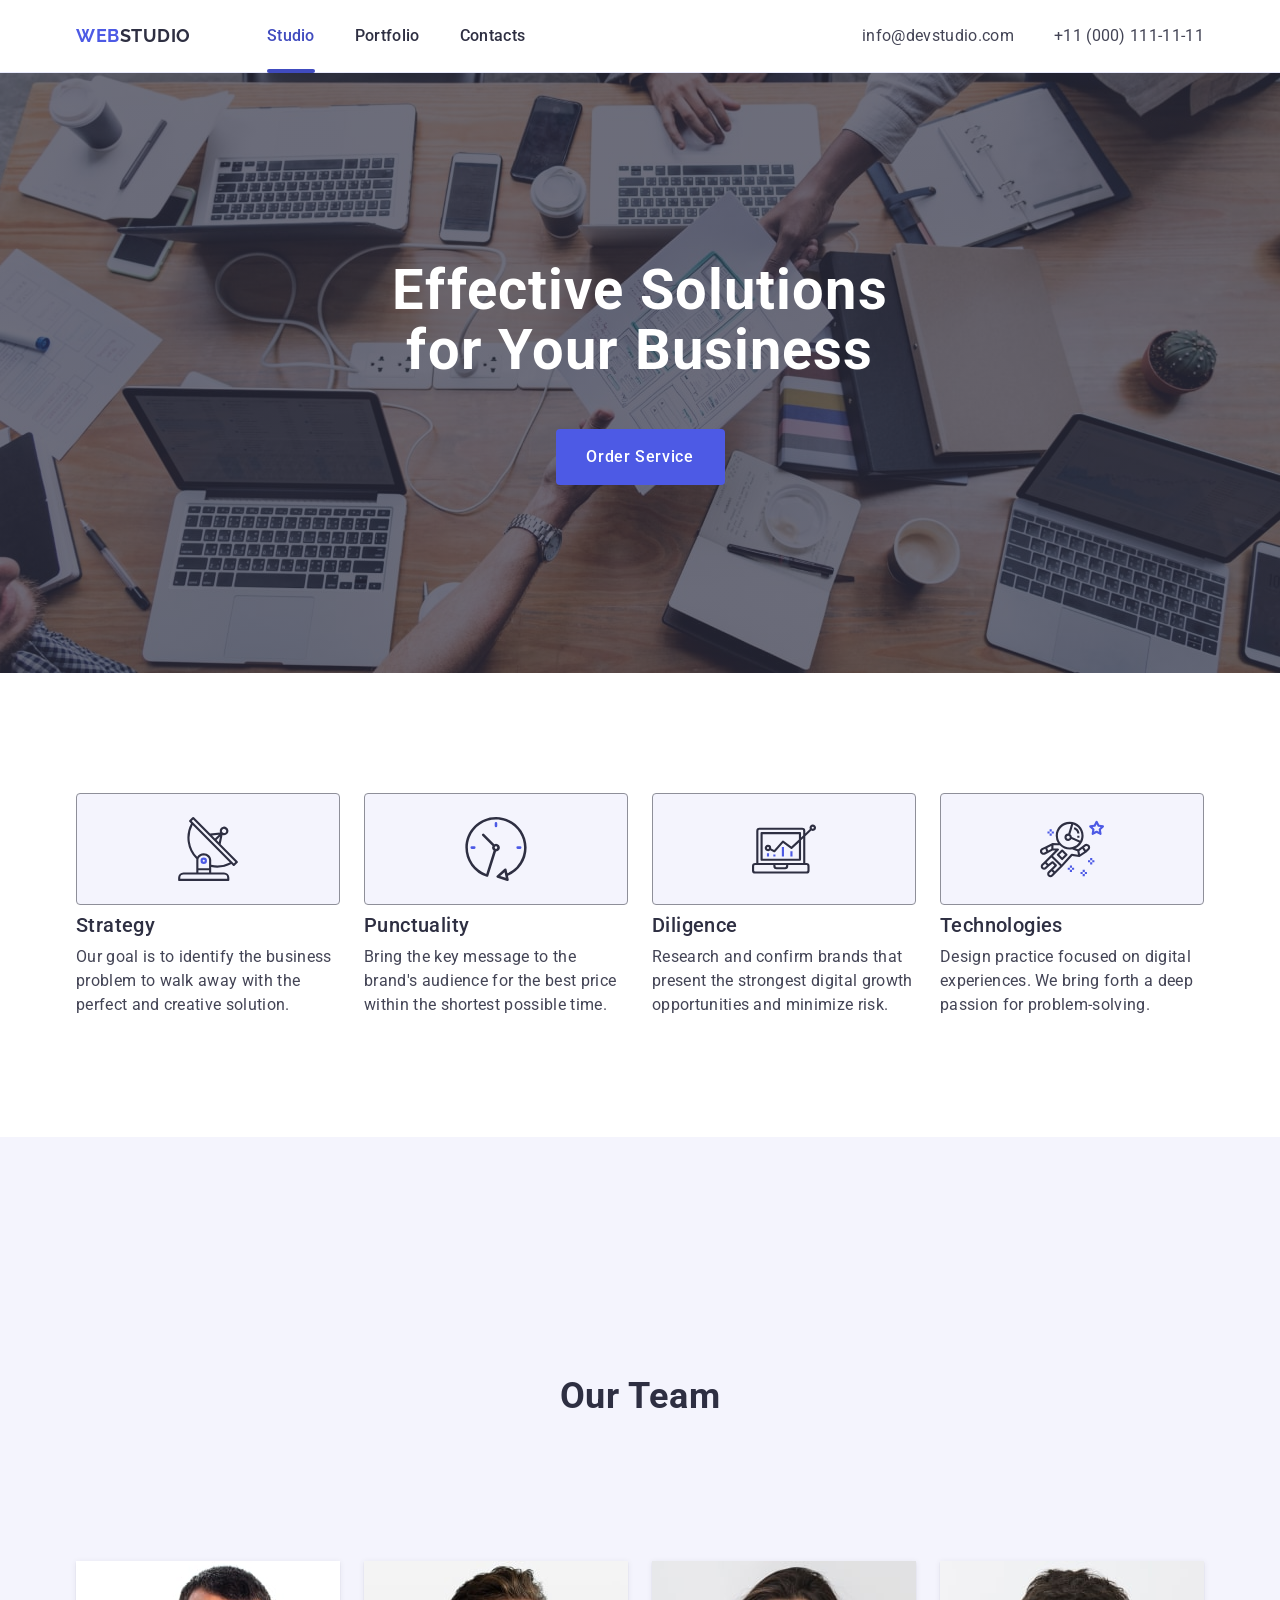
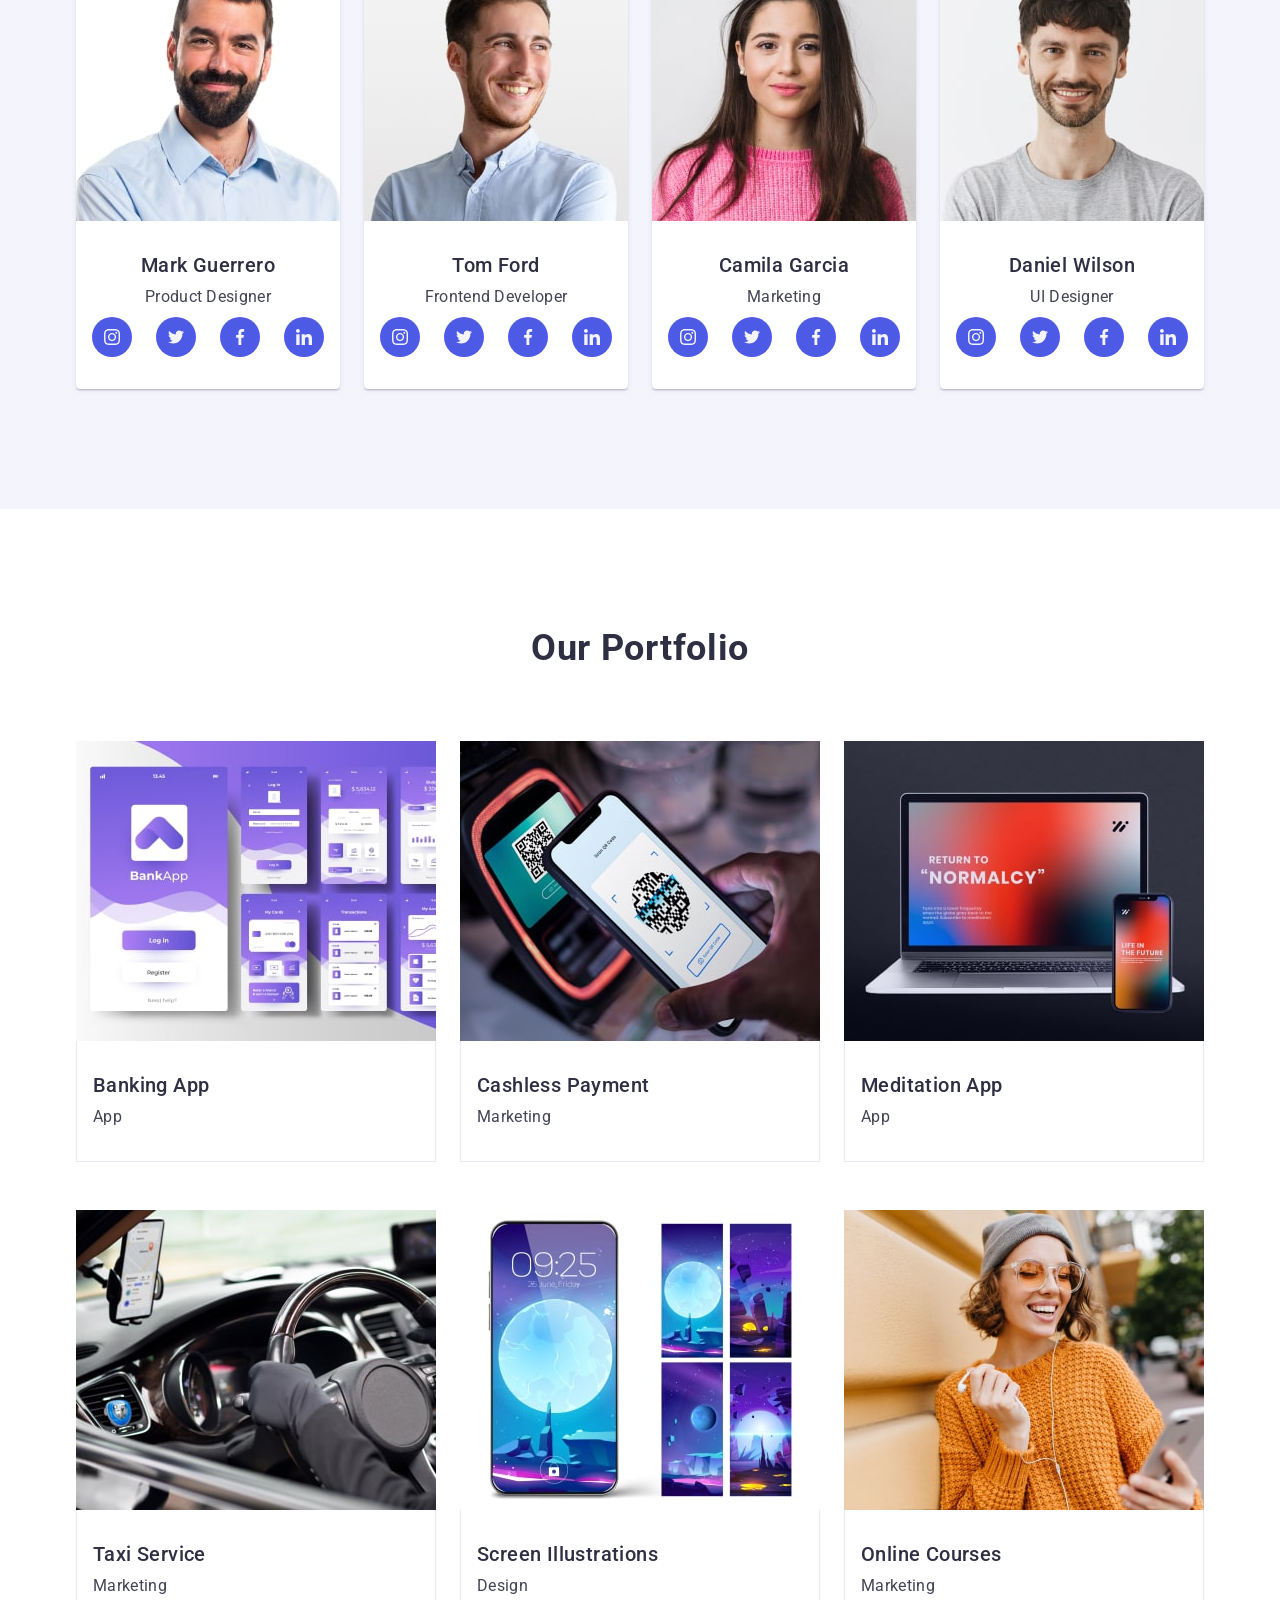
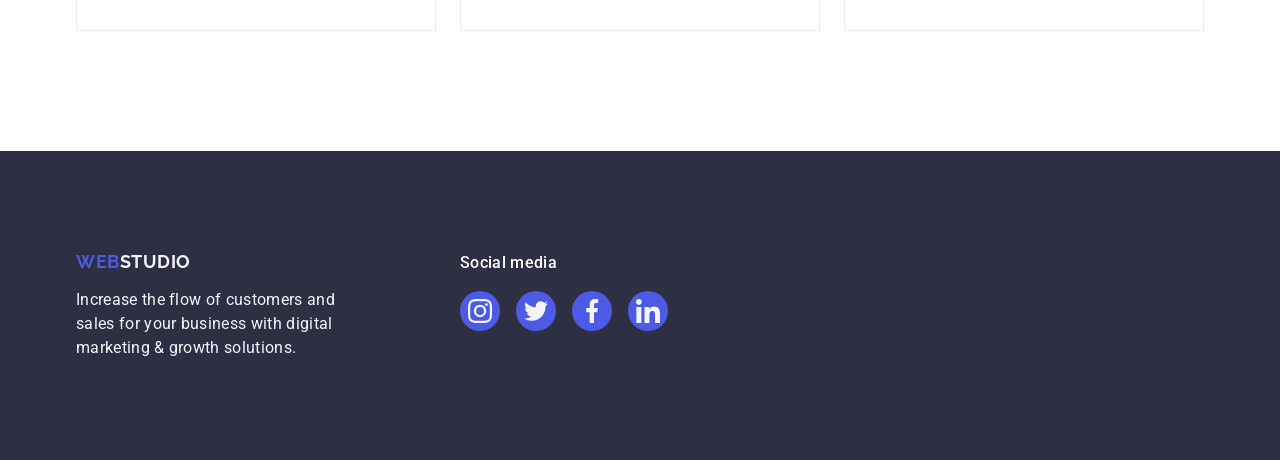
<file: index.html>
<!DOCTYPE html>
<html lang="en">
<head>
    <meta charset="UTF-8">
    <meta name="viewport" content="width=, initial-scale=1.0">
    <title>goit-markup-hw-02</title>
    <link rel="preconnect" href="https://fonts.googleapis.com">
    <link rel="preconnect" href="https://fonts.gstatic.com" crossorigin>
    <link href="https://fonts.googleapis.com/css2?family=Raleway:wght@700&family=Roboto:wght@400;500;700&display=swap"
    rel="stylesheet">   
    <link rel="stylesheet" href="https://cdnjs.cloudflare.com/ajax/libs/modern-normalize/2.0.0/modern-normalize.min.css"
        integrity="sha512-4xo8blKMVCiXpTaLzQSLSw3KFOVPWhm/TRtuPVc4WG6kUgjH6J03IBuG7JZPkcWMxJ5huwaBpOpnwYElP/m6wg=="
        crossorigin="anonymous" referrerpolicy="no-referrer" />
    <link rel="stylesheet" href="./css/styles.css" />
</head>

<body>
    <!-- Верхня лінія-->
    <header class="header">
        <div class="container header-container">
            <nav class="header-navigation">
                <a class="header-logo" href="./index.html">Web<span class="header-accent">Studio</span></a>
            
                <ul class="header-menu-list">
                    <li class="header-nav-item ">
                        <a class="header-nav-link current" href="./index.html">Studio</a></li>
                    <li class="header-nav-item">
                        <a class="header-nav-link" href="">Portfolio</a></li>
                    <li class="header-nav-item">
                        <a class="header-nav-link" href="">Contacts</a></li>
                </ul>
            
            </nav>
            
            <address class="header-address">
                <ul class="header-address-list">
                    <li class="header-address-item">
                        <a class="header-address-link"
                            href="mailto:info@devstudio.com">info@devstudio.com</a>
                        </li>
                    <li class="header-address-item">
                        <a class="header-address-link" href="tel:+110001111111">+11 (000) 111-11-11</a>
                    </li>
                </ul>
            </address>
        </div>
        

    </header>

    <main>
        <section class="hero">
            <div class="container">
                <h1 class="hero-title">Effective Solutions for Your Business</h1>
                
                <button type="button" class="hero-btn">Order Service</button>
            </div>

        </section>

        <section class="features">
            <div class="container">
                <h2 class="visually-hidden">Features</h2>
                <ul class="features-list">
                    <li class="features-item">
                        <div class="svg-icon">
                            <svg class="" width="64" height="64" >
                                <use href="./images/icons.svg#icon-antenna" ></use>
                            </svg>
                        </div>

                        <h3 class="features-subtitle">Strategy</h3>
                        <p class="features-item-text">Our goal is to identify the business problem to walk away with the perfect and
                            creative solution.</p>
                        
                    </li>
                
                    <li class="features-item">
                        <div class="svg-icon">
                            <svg class="" width="64" height="64">
                                <use href="./images/icons.svg#icon-clock"></use>
                            </svg>                           
                        </div>

                        <h3 class="features-subtitle">Punctuality</h3>
                        <p class="features-item-text">Bring the key message to the brand's audience for the best price within the
                            shortest possible time.</p>
                        
                    </li>
                
                    <li class="features-item">
                        <div class="svg-icon">
                            <svg class="" width="64" height="64">
                                <use href="./images/icons.svg#icon-diagram"></use>
                            </svg>                           
                        </div>

                        <h3 class="features-subtitle">Diligence</h3>
                        <p class="features-item-text">Research and confirm brands that present the strongest digital growth
                            opportunities and minimize risk.</p>
                    </li>
                
                    <li class="features-item">
                        <div class="svg-icon">
                            <svg class="" width="64" height="64">
                                <use href="./images/icons.svg#icon-astronaut"></use>
                            </svg>
                        </div>

                        <h3 class="features-subtitle">Technologies</h3>
                        <p class="features-item-text">Design practice focused on digital experiences. We bring forth a deep passion for
                            problem-solving.</p>
                    </li>
                
                </ul>
            </div>
            
        </section>

        <!------ OUR TEAM -------->
        
        <section class="team">
            <div class="container">
                <h2 class="team-title">Our Team</h2>
                <ul class="team-list">
                    <li class="team-item">
                        <img class="team-photo" src="./images/img1.jpg" alt="Mark Guerrero" width="264" height="260">
                        <div class="team-container">
                            <h3 class="team-subtitle">Mark Guerrero</h3>
                            <p class="team-item-text">Product Designer</p>

                            <ul class="social-list">
                                <li class="social-item">
                                    <a href="" class="social-link">
                                        <svg class="social-icon" width="16" height="16">
                                            <use href="./images/icons.svg#icon-instagram"></use>
                                        </svg>
                                    </a>
                                    
                                </li>
                                <li class="social-item">
                                    <a href="" class="social-link">
                                        <svg class="social-icon" width="16" height="16">
                                            <use href="./images/icons.svg#icon-twitter"></use>
                                        </svg>
                                    </a>
                                </li>
                                <li class="social-item">
                                    <a href="" class="social-link">
                                        <svg class="social-icon" width="16" height="16">
                                            <use href="./images/icons.svg#icon-facebook"></use>
                                        </svg>
                                    </a>
                                </li>
                                <li class="social-item">
                                    <a href="" class="social-link">
                                        <svg class="social-icon" width="16" height="16">
                                            <use href="./images/icons.svg#icon-linkedin"></use>
                                        </svg>
                                    </a>
                                </li>
                            </ul>
                        </div>

                        
                    </li>
                
                    <li class="team-item">
                        <img class="team-photo" src="./images/img2.jpg" alt="Tom Ford" width="264" height="260">
                        <div class="team-container">
                            <h3 class="team-subtitle">Tom Ford</h3>
                            <p class="team-item-text">Frontend Developer</p>

                            <ul class="social-list">
                                <li class="social-item">
                                    <a href="" class="social-link">
                                        <svg class="social-icon" width="16" height="16">
                                            <use href="./images/icons.svg#icon-instagram"></use>
                                        </svg>
                                    </a>
                            
                                </li>
                                <li class="social-item">
                                    <a href="" class="social-link">
                                        <svg class="social-icon" width="16" height="16">
                                            <use href="./images/icons.svg#icon-twitter"></use>
                                        </svg>
                                    </a>
                                </li>
                                <li class="social-item">
                                    <a href="" class="social-link">
                                        <svg class="social-icon" width="16" height="16">
                                            <use href="./images/icons.svg#icon-facebook"></use>
                                        </svg>
                                    </a>
                                </li>
                                <li class="social-item">
                                    <a href="" class="social-link">
                                        <svg class="social-icon" width="16" height="16">
                                            <use href="./images/icons.svg#icon-linkedin"></use>
                                        </svg>
                                    </a>
                                </li>
                            </ul>
                        </div>
                        
                    </li>
                
                    <li class="team-item">
                        <img class="team-photo" src="./images/img3.jpg" alt="Camila Garcia" width="264" height="260">
                        <div class="team-container">
                            <h3 class="team-subtitle">Camila Garcia</h3>
                            <p class="team-item-text">Marketing</p>

                            <ul class="social-list">
                                <li class="social-item">
                                    <a href="" class="social-link">
                                        <svg class="social-icon" width="16" height="16">
                                            <use href="./images/icons.svg#icon-instagram"></use>
                                        </svg>
                                    </a>
                            
                                </li>
                                <li class="social-item">
                                    <a href="" class="social-link">
                                        <svg class="social-icon" width="16" height="16">
                                            <use href="./images/icons.svg#icon-twitter"></use>
                                        </svg>
                                    </a>
                                </li>
                                <li class="social-item">
                                    <a href="" class="social-link">
                                        <svg class="social-icon" width="16" height="16">
                                            <use href="./images/icons.svg#icon-facebook"></use>
                                        </svg>
                                    </a>
                                </li>
                                <li class="social-item">
                                    <a href="" class="social-link">
                                        <svg class="social-icon" width="16" height="16">
                                            <use href="./images/icons.svg#icon-linkedin"></use>
                                        </svg>
                                    </a>
                                </li>
                            </ul>
                        </div>
                        
                    </li>
                
                    <li class="team-item">
                        <img class="team-photo" src="./images/img4.jpg" alt="Daniel Wilson" width="264" height="260">
                        <div class="team-container">
                            <h3 class="team-subtitle">Daniel Wilson</h3>
                            <p class="team-item-text">UI Designer</p>

                            <ul class="social-list">
                                <li class="social-item">
                                    <a href="" class="social-link">
                                        <svg class="social-icon" width="16" height="16">
                                            <use href="./images/icons.svg#icon-instagram"></use>
                                        </svg>
                                    </a>
                            
                                </li>
                                <li class="social-item">
                                    <a href="" class="social-link">
                                        <svg class="social-icon" width="16" height="16">
                                            <use href="./images/icons.svg#icon-twitter"></use>
                                        </svg>
                                    </a>
                                </li>
                                <li class="social-item">
                                    <a href="" class="social-link">
                                        <svg class="social-icon" width="16" height="16">
                                            <use href="./images/icons.svg#icon-facebook"></use>
                                        </svg>
                                    </a>
                                </li>
                                <li class="social-item">
                                    <a href="" class="social-link">
                                        <svg class="social-icon" width="16" height="16">
                                            <use href="./images/icons.svg#icon-linkedin"></use>
                                        </svg>
                                    </a>
                                </li>
                            </ul>
                        </div>
                       
                    </li>
                </ul>
            </div>
            
        </section>

        <!-- -----PORTFOLIO---------->
        <section class="portfolio">
            <div class="container portfolio-container">
                <h2 class="portfolio-title">Our Portfolio</h2>
                <ul class="portfolio-list">
                    <li class="portfolio-item">
                        <div class="thumb">
                            <img class="portfolio-photo" src="./images/img5.jpg" alt="Banking App" width="360">
                        <p class="overlay">
                            14 Stylish and User-Friendly App Design Concepts · Task Manager App · Calorie Tracker App · Exotic Fruit Ecommerce App ·
                            Cloud Storage App
                        </p>
                        </div>
                        
                        <div class="port-content">
                            <h3 class="portfolio-subtitle">Banking App</h3>
                            <p class="portfolio-item-text">App</p>
                        </div>
                        
                    </li>
                    <li class="portfolio-item">
                        <div class="thumb">
                            <img class="portfolio-photo" src="./images/img6.jpg" alt="Cashless Payment" width="360">
                            <p class="overlay">
                                14 Stylish and User-Friendly App Design Concepts · Task Manager App · Calorie Tracker App · Exotic Fruit Ecommerce App ·
                                Cloud Storage App
                            </p>
                        </div>
                       
                        <div class="port-content">
                            <h3 class="portfolio-subtitle">Cashless Payment</h3>
                            <p class="portfolio-item-text">Marketing</p>
                        </div>
                    <li class="portfolio-item">
                        <div class="thumb">
                            <img class="portfolio-photo" src="./images/img7.jpg" alt="Meditation App" width="360">
                        <p class="overlay">
                            14 Stylish and User-Friendly App Design Concepts · Task Manager App · Calorie Tracker App · Exotic Fruit Ecommerce
                            App ·
                            Cloud Storage App
                        </p>
                        </div>
                        
                        <div class="port-content">
                            <h3 class="portfolio-subtitle">Meditation App</h3>
                            <p class="portfolio-item-text">App</p>
                        </div>
                    </li>
                    <li class="portfolio-item">
                        <div class="thumb">
                            <img class="portfolio-photo" src="./images/img8.jpg" alt="Taxi Service" width="360">
                            <p class="overlay">
                                14 Stylish and User-Friendly App Design Concepts · Task Manager App · Calorie Tracker App · Exotic Fruit Ecommerce
                                App ·
                                Cloud Storage App
                            </p>
                        </div>
                        
                       <div class="port-content ">
                        <h3 class="portfolio-subtitle">Taxi Service</h3>
                        <p class="portfolio-item-text">Marketing</p>
                       </div>
                    </li>
                    <li class="portfolio-item">
                        <div class="thumb">
                            <img class="portfolio-photo" src="./images/img9.jpg" alt="Screen Illustrations" width="360">
                            <p class="overlay">
                                14 Stylish and User-Friendly App Design Concepts · Task Manager App · Calorie Tracker App · Exotic Fruit Ecommerce
                                App ·
                                Cloud Storage App
                            </p>
                        </div>
                       
                        <div class="port-content">
                            <h3 class="portfolio-subtitle">Screen Illustrations</h3>
                            <p class="portfolio-item-text">Design</p>
                        </div>
                    </li>
                    <li class="portfolio-item">
                        <div class="thumb">
                            <img class="portfolio-photo" src="./images/img10.jpg" alt="Girl with phone" width="360">
                            <p class="overlay">
                                14 Stylish and User-Friendly App Design Concepts · Task Manager App · Calorie Tracker App · Exotic Fruit Ecommerce
                                App ·
                                Cloud Storage App
                            </p>
                        </div>
                       
                        <div class="port-content">
                            <h3 class="portfolio-subtitle">Online Courses</h3>
                            <p class="portfolio-item-text">Marketing</p>
                        </div>
                    </li>
                </ul>
            </div>

            
        </section>

    </main>

    <!-- FOOTER-->
    <footer class="footer">
        <div class="container footer-container">
            <div class="footer-nav">
                <a class="footer-logo" href="./index.html">Web<span class="footer-accent">Studio</span></a>
            
                <p class="footer-text">Increase the flow of customers and sales for your business with digital marketing & growth
                    solutions.
                </p>
            </div>
            
            <div class="footer-social-link">
                <p class="footer-social-text">Social media</p>
                <ul class="footer-social-list">
                    <li class="footer-social-item">
                        <a href="" class="footer-soclist-link">
                            <svg class="social-icon" width="24" height="24">
                                <use href="./images/icons.svg#icon-instagram"></use>
                            </svg>
                        </a>
                    </li>
                    <li class=" footer-social-item">
                        <a href="" class="footer-soclist-link">
                            <svg class="social-icon" width="24" height="24">
                                <use href="./images/icons.svg#icon-twitter"></use>
                            </svg>
                        </a>
                    </li>
                    <li class=" footer-social-item">
                        <a href="" class="footer-soclist-link">
                            <svg class="social-icon" width="24" height="24">
                                <use href="./images/icons.svg#icon-facebook"></use>
                            </svg>
                        </a>
                    </li>
                    <li class=" footer-social-item">
                        <a href="" class="footer-soclist-link">
                            <svg class="social-icon" width="24" height="24">
                                <use href="./images/icons.svg#icon-linkedin"></use>
                            </svg>
                        </a>
                    </li>
                </ul>
            </div>
        </div>

       
    </footer>

</body>
</html>
</file>
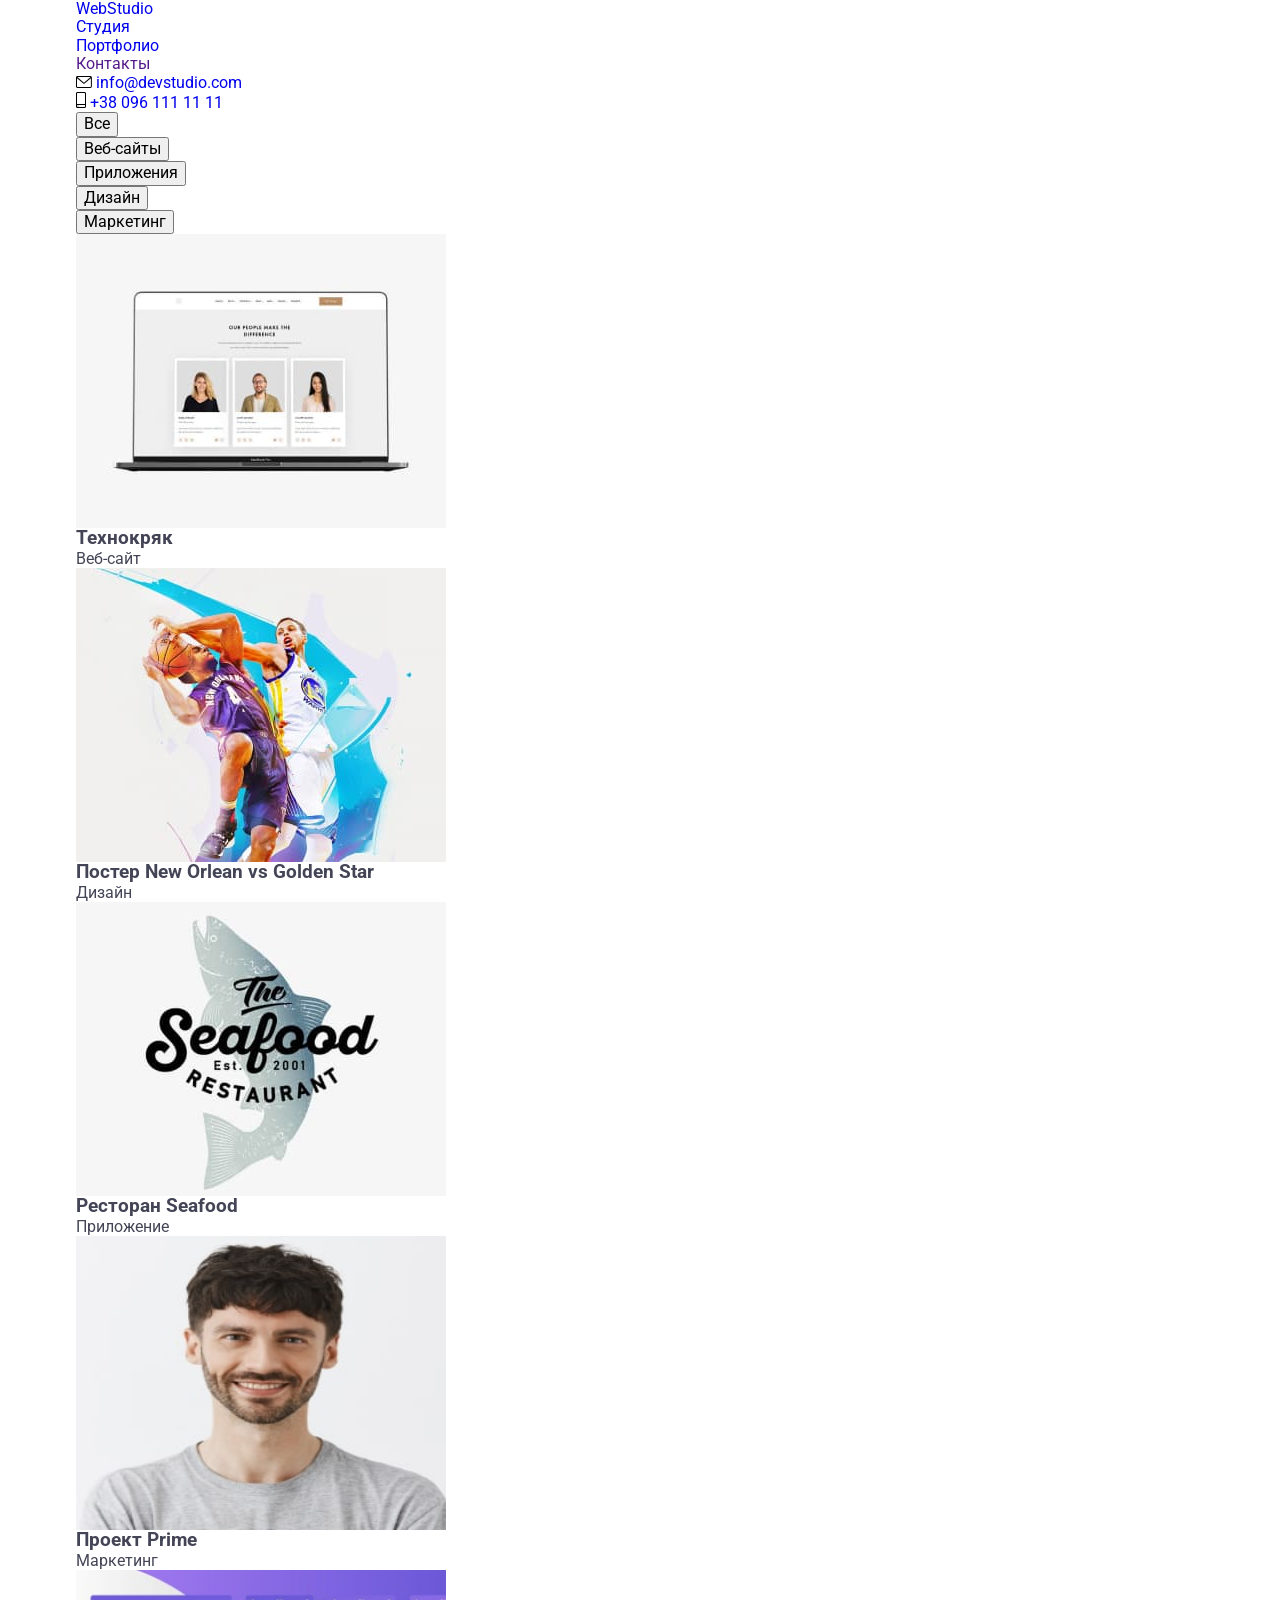
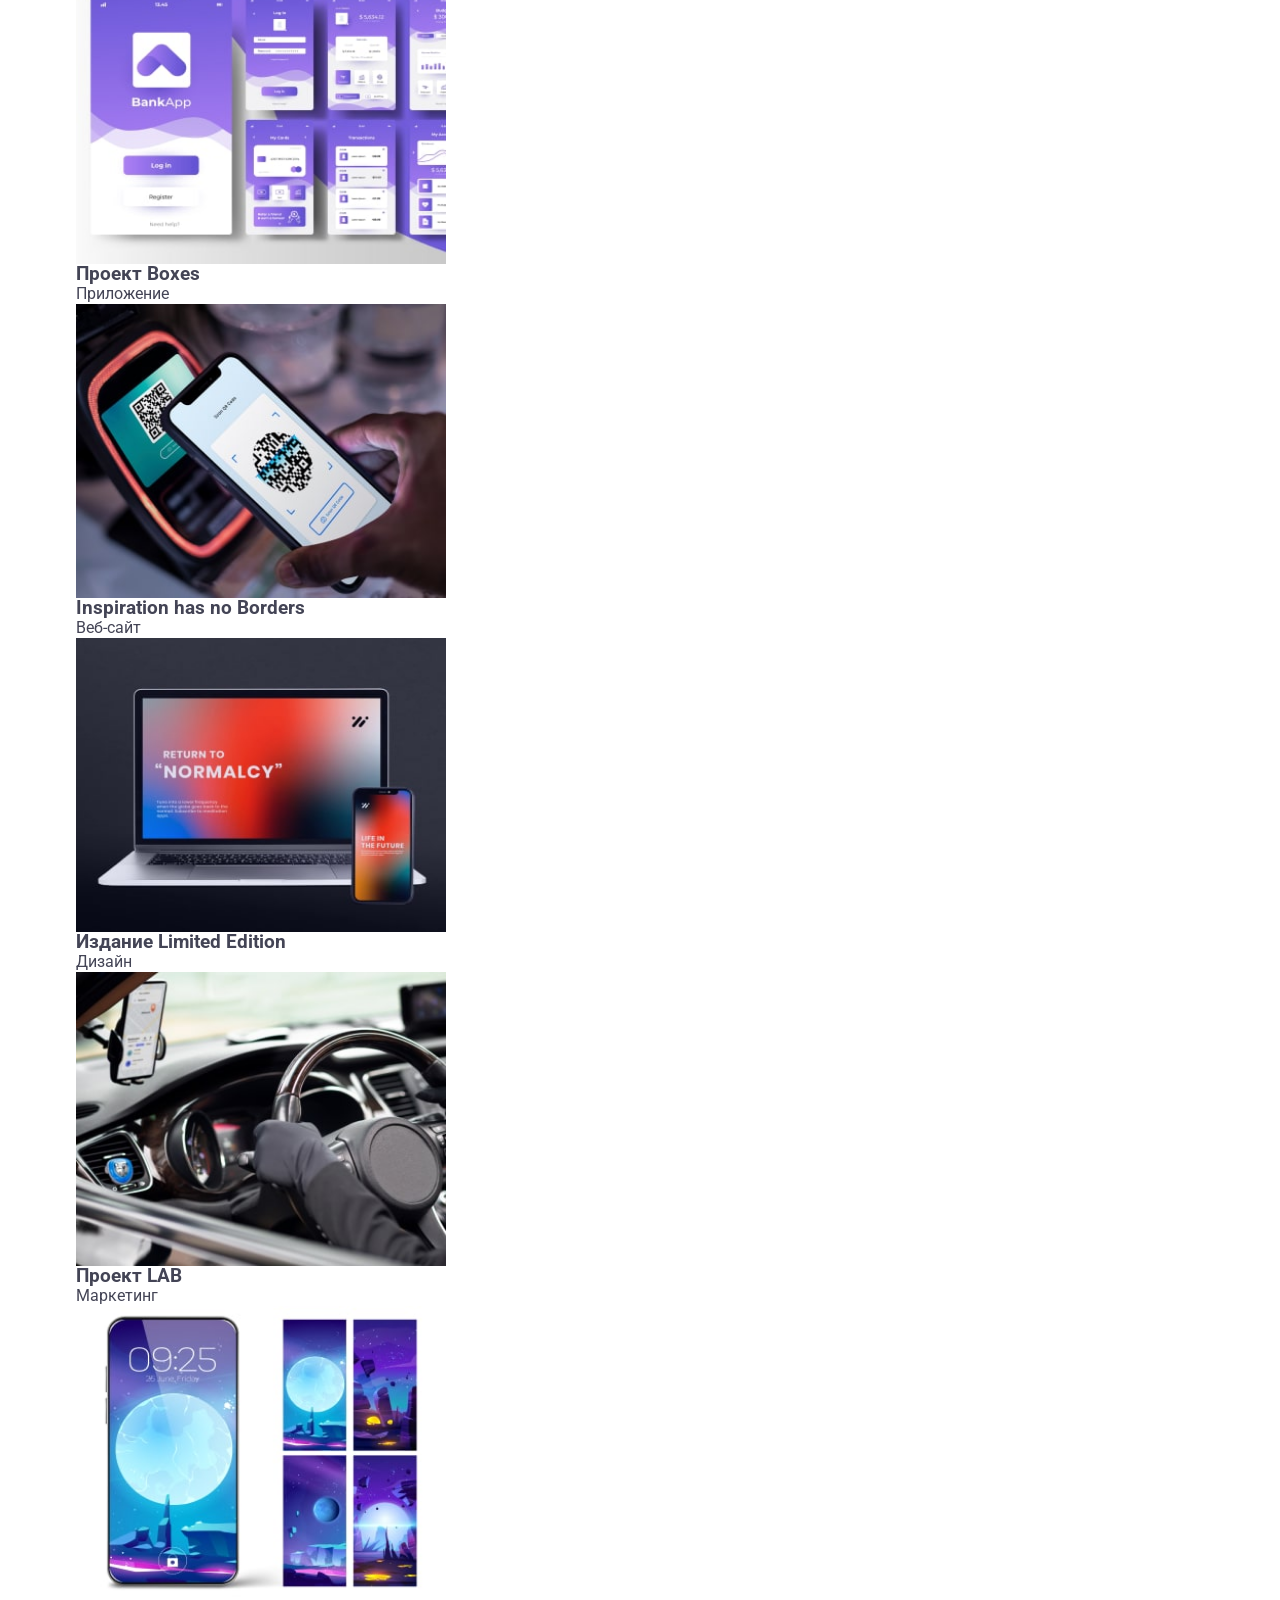
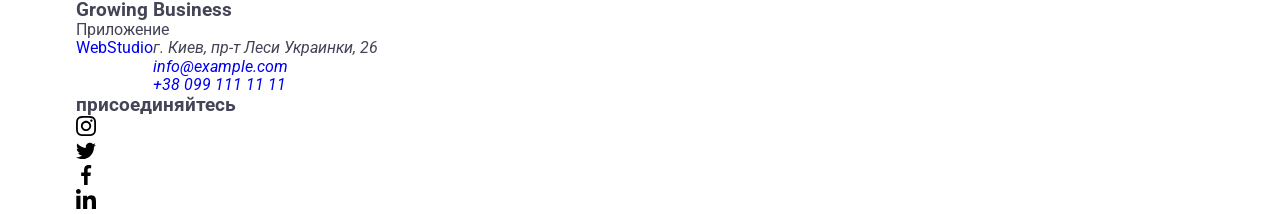
<file: portfolio.html>
<!DOCTYPE html>
<html lang="ru">
<head>
    <meta charset="UTF-8">
    <meta http-equiv="X-UA-Compatible" content="IE=edge">
    <meta name="viewport" content="width=device-width, initial-scale=1.0">
    <title>portfolio</title>
    <link rel="preconnect" href="https://fonts.gstatic.com">
    <link href="https://fonts.googleapis.com/css2?family=Raleway:wght@700&family=Roboto:wght@400;500;700;900&display=swap"
        rel="stylesheet">
    <link rel="stylesheet" href="https://cdnjs.cloudflare.com/ajax/libs/modern-normalize/1.0.0/modern-normalize.min.css">
    <link rel="stylesheet" href="./css/styles.css">
    
</head>
<body class="page">
    <!-- Верхня лінія-->
        <header class="page-header">
            <div class="main-nav container">
                <nav class="nav">
                    <a class="logo" href="./index.html">Web<span class="logo-header">Studio</span></a>
                    <ul class="nav-list list">
                        <li class="nav-item">
                            <a class="nav-adress" href="./index.html">Студия</a></li>
                        <li class="nav-item">
                            <a class="nav-adress current" href="./portfolio.html">Портфолио</a></li>
                        <li class="nav-item">
                            <a class="nav-adress" href="">Контакты</a></li>
                    </ul>
                </nav>
                <ul class="contacts-list">
                    <li class="nav-item">
                        <a class="mail-list " href="mailto:info@devstudio.com">
                            <svg class="icon-mail" width="16" height="12">
                                <use href="./images/sprite.svg#icon-envelope"></use>
                            </svg>
                            info@devstudio.com
                        </a>
                    </li>
                    <li class="nav-item">
                        <a class="tel-list" href="tel:+380961111111">
                            <svg class="icon-tel" width="10" height="16">
                                <use href="./images/sprite.svg#icon-smartphone"></use>
                            </svg>
                            +38 096 111 11 11
                        </a>
                    </li>
                </ul>
            </div>
            
    </header>
   <!-- filters -->
  <main>
        <section class="filter-container section">
           <div class="container">
                <h1 hidden>Портфолио</h1>

                <ul class="filter-options">
                    <li class="filter-item">
                        <button class="filter-button" type="button">Все</button>
                    </li>
                    <li class="filter-item">
                        <button class="filter-button" type="button">Веб-сайты</button>
                    </li>
                    <li class="filter-item">
                        <button class="filter-button" type="button">Приложения</button>
                    </li>
                    <li class="filter-item">
                        <button class="filter-button" type="button">Дизайн</button>
                    </li>
                    <li class="filter-item">
                        <button class="filter-button" type="button">Маркетинг</button>
                    </li>
                </ul>

                <ul class="projects-list">
                    <li class="project-item shadow">
                        <img class="item-img" src="./images/img11.jpg" alt="Технокряк" width="370" height="294">
                        <div class="title-card">
                            <h3 class="project-title">Технокряк</h3>
                            <p class="project-description">Веб-сайт</p>
                        </div>
                    </li>
                    <li class="project-item">
                        <img class="projects-list" src="./images/img22.jpg" alt="Постер New Orlean vs Golden Star" width="370"
                            height="294">
                        <div class="title-card">
                            <h3 class="project-title">Постер New Orlean vs Golden Star</h3>
                            <p class="project-description">Дизайн</p>
                        </div>
                    </li>
                    <li class="project-item">
                        <img class="item-img" src="./images/img33.jpg" alt="Ресторан Seafood" width="370" height="294">
                        <div class="title-card">
                            <h3 class="project-title">Ресторан Seafood</h3>
                            <p class="project-description">Приложение</p>
                        </div>
                    </li>
                    <li class="project-item">
                        <img class="item-img" src="./images/img4.jpg" alt="Проект Prime" width="370" height="294">
                        <div class="title-card">
                            <h3 class="project-title">Проект Prime</h3>
                            <p class="project-description">Маркетинг</p>
                        </div>
                    </li>
                    <li class="project-item">
                        <img class="item-img" src="./images/img5.jpg" alt="Проект Boxes" width="370" height="294">
                        <div class="title-card">
                            <h3 class="project-title">Проект Boxes</h3>
                            <p class="project-description">Приложение</p>
                        </div>
                    </li>
                    <li class="project-item">
                        <img class="item-img" src="./images/img6.jpg" alt="Inspiration has no Borders" width="370" height="294">
                        <div class="title-card">
                            <h3 class="project-title">Inspiration has no Borders</h3>
                            <p class="project-description">Веб-сайт</p>
                        </div>
                    </li>
                    <li class="project-item">
                        <img class="item-img" src="./images/img7.jpg" alt="Издание Limited Edition" width="370" height="294">
                        <div class="title-card">
                            <h3 class="project-title">Издание Limited Edition</h3>
                            <p class="project-description">Дизайн</p>
                        </div>
                    </li>
                    <li class="project-item">
                        <img class="item-img" src="./images/img8.jpg" alt="Проект LAB" width="370" height="294">
                        <div class="title-card">
                            <h3 class="project-title">Проект LAB</h3>
                            <p class="project-description">Маркетинг</p>
                        </div>
                    </li>
                    <li class="project-item">
                        <img class="item-img" src="./images/img9.jpg" alt="Growing Business" width="370" height="294">
                        <div class="title-card">
                            <h3 class="project-title">Growing Business</h3>
                            <p class="project-description">Приложение</p>
                        </div>
                    </li>
                </ul>
           </div>
        </section>
        
        <!-- <section class="projects section container">
            <div class="container">
                
            </div> -->
        </section>
  </main>

    <!-- Подвал -->
    <footer class="footer-bg">
        <div class=" container footer-all">
            <div class=" footer-container">
                <a class="logo-footer" href="./portfolio.html">Web<span class="logo-white">Studio</span></a>
                <address class="adress-list">
                    <p class="adress-owner">г. Киев, пр-т Леси Украинки, 26</p>
                    <ul class="footer-link">
                        <li class="adress-item">
                            <a class="mail-link" href="mailto:info@example.com">info@example.com</a>
                        </li>
                        <li class="adress-item">
                            <a class="tel-link" href="+380991111111">+38 099 111 11 11</a>
                        </li>
                    </ul>
                </address>
            </div>
            <div class="footer-plus-icon">
                <h3 class="footer-title">присоединяйтесь</h3>
                <ul class="footer-list">
                    <li class="footer-item">
                        <a href="" class="footer-socials-link">
                            <svg class="footer-icon" width="20" height="20">
                                <use href="./images/sprite.svg#icon-instagram"></use>
                            </svg>
                        </a>
                    </li>
                    <li class="footer-item">
                        <a href="" class="footer-socials-link">
                            <svg class="footer-icon" width="20" height="20">
                                <use href="./images/sprite.svg#icon-twitter"></use>
                            </svg>
                        </a>
                    </li>
                    <li class="footer-item">
                        <a href="" class="footer-socials-link">
                            <svg class="footer-icon" width="20" height="20">
                                <use href="./images/sprite.svg#icon-facebook"></use>
                            </svg>
                        </a>
                    </li>
                    <li class="footer-item">
                        <a href="" class="footer-socials-link">
                            <svg class="footer-icon" width="20" height="20">
                                <use href="./images/sprite.svg#icon-linkedin"></use>
                            </svg>
                        </a>
                    </li>
                </ul>
            </div>
        </div>
    
    </footer>
</body>
</html>
</file>
<file: css/styles.css>
:root {
    --iris: #4d5ae5;
    --ocean: #404bbf;
    --navy-blue: #2e2f42;
    --green: #31d0aa;
    --slate: #434455;
    --light-slate: #8e8f99;
    --cornflower: #e7e9fc;
    --cloud: #f4f4fd;
    --navy-blue-modal: rgba(46, 47, 66, 0.4);
    --grey: rgba(46, 47, 66, 0.7);
    --white: #fff;
    --dairy: #fcfcfc;
}


body {
    font-family: 'Roboto', sans-serif;
    color: #434455;
    background-color: #FFFFFF;
}

/* ------reset------ */

 ul,
 ol {
    list-style-type: none;
    margin-top: 0;
    margin-bottom: 0;
    padding-left: 0;
 }

 h1,
 h2,
 h3,
 h4,
 h5,
 h6,
 p {
    margin-top: 0;
    margin-bottom: 0;
 }

 a {
    text-decoration: none;
 }

 button {
    cursor: pointer;
 }

 img {
     display: block;
 }

   

 /*------ common------- */

.container {
    width: 1158px;
    padding: 0 15px;
    margin: 0 auto;
}

.visually-hidden {
    position: absolute;
    width: 1px;
    height: 1px;
    margin: -1px;
    border: 0;
    padding: 0;
    white-space: nowrap;
    clip-path: inset(100%);
    clip: rect(0 0 0 0);
    overflow: hidden;
}

/* --------------------HEADER----------------------- */

.header {
    border-bottom: 1px solid #e7e9fc;
    box-shadow: 0 1px 6px 0 rgba(46, 47, 66, 0.08), 0 1px 1px 0 rgba(46, 47, 66, 0.16), 0 2px 1px 0 rgba(46, 47, 66, 0.08);
    
}

.header-container {
    display: flex;
    align-items: center;
}


.header-navigation {
    display: flex;
    align-items: center;
}

 .header-logo {
    font-family: "Raleway", sans-serif;
    font-weight: 700;
    font-size: 18px;
    line-height: 1.17;
    letter-spacing: 0.03em;
    text-transform: uppercase;
    color: var(--iris);
    padding: 24px 0;
    margin-right: 76px;
 }

.header-menu-list {
    display: flex;
    align-items: center;
    gap: 40px;
}

 .header-accent {
   color: var(--navy-blue);
 }
 
 .header-nav-link {
    display: block;
    padding: 24px 0;
    font-weight: 500;
    font-size: 16px;
    line-height: 1.50;
    letter-spacing: 0.02em;
    color: var(--navy-blue);
    
    
 }

 .header-nav-link.current {
    position: relative;
    transition: color 250ms cubic-bezier(0.4, 0, 0.2, 1);
 }

 .header-nav-link.current::after {
    content: '';
   
    position: absolute;
    left: 0;
    bottom: -1px;

    width: 100%;
    height: 4px;
    border-radius: 2px;

    background-color: var(--ocean);
    transition: color 250ms cubic-bezier(0.4, 0, 0.2, 1);

 }

 .header-address {
    font-style: normal;
    margin-left: auto;
 }

 .header-address-list {
    display: flex;
    align-items: center;
    gap: 40px;
 }

.header-nav-link:hover,
.header-nav-link:focus,
.header-address-link:hover,
.header-address-link:focus,
.header-nav-link.current {
    color: #404bbf;
}


 .header-address-link {
    display: block;
    padding: 24px 0;
    font-weight: 400;
    font-size: 16px;
    line-height: 1.50;
    letter-spacing: 0.02em;
    color: var(--slate);
    font-style: normal;
    transition: color 250ms cubic-bezier(0.4, 0, 0.2, 1);
 }

 .hero {
    background-color: #2e2f42;
    text-align: center;
    padding: 188px 0;  
    
    background-image: linear-gradient(rgba(46, 47, 66, 0.7), rgba(46, 47, 66, 0.7)) ,url(../images/bg.jpg);
    max-width: 1440px;
    height: 600px;
    background-size: cover;
    background-repeat: no-repeat;
    background-position: center;
    margin-left: auto;
    margin-right: auto;
}

.hero-title {
    max-width: 496px;
    margin: 0 auto;
    margin-bottom: 48px;
    font-weight: 700;
    font-size: 56px;
    line-height: 1.07;
    letter-spacing: 0.02em;
    text-align: center;
    color: #ffffff
   
}
 
 .hero-btn {
    min-width: 169px;
    height: 56px;
    border: none;
    border-radius: 4px;
    font-family: "Roboto", sans-serif;
    font-weight: 500;
    font-size: 16px;
    line-height: 1.50;
    letter-spacing: 0.04em;
    color: var(--white);
    background: var(--iris);
    margin: 0 auto;
    display: block;
    transition: background-color 250ms cubic-bezier(0.4, 0, 0.2, 1);;

 }
   
 .hero-btn:hover,
 .hero-btn:focus {
    background-color: #404BBF;
 }


 /*------------- FEATURES--------- */
.features {
    padding-top: 120px;
    padding-bottom: 120px;
}

.features-list {
    display: flex;
    align-items: center;
    gap: 24px;

}

.features-item {
    width: calc((100% - 72px) / 4);

    display: block;
    content: "";
    /* height: 120px;
    margin-bottom: 30px;
    background-color: #f5f4fa; */
}

.svg-icon {
    display: flex;
    align-items: center;
    justify-content: center;
    height: 112px;
    background-color: #f4f4fd;
    border-radius: 4px;
    border: 1px solid #8e8f99;
    margin-bottom: 8px;

}



 .features-subtitle {
    font-weight: 500;
    font-size: 20px;
    line-height: 1.20;
    letter-spacing: 0.02em;
    color: var(--navy-blue);
    margin-bottom: 8px;
 }

 .features-item-text {
    /* font-weight: 400; */
    font-size: 16px;
    line-height: 1.50;
    letter-spacing: 0.02em;
    color: var(--slate);
 }

 /* -----------OUR TEAM------- */
.team {
    background-color: #F4F4FD;
    padding: 120px 0;
    
}

.team-item {
    background-color: #FFFFFF;
    border-radius: 0px 0px 4px 4px;
    box-shadow: 0px 1px 6px rgba(46, 47, 66, 0.08),
    0px 1px 1px rgba(46, 47, 66, 0.16),
    0px 2px 1px rgba(46, 47, 66, 0.08);
}

.team-container {
    padding: 32px 0;
}


 .team-title {
    margin-bottom: 72px;
    padding-top: 120px;
    padding-bottom: 72px;
    font-weight: 700;
    font-size: 36px;
    line-height: 1.11;
    letter-spacing: 0.02em;
    text-align: center;
    color: var(--navy-blue);
    text-transform: capitalize;
 }

.team-list {
    display: flex;
    align-items: center;
    gap: 24px;
}

.team-subtitle {
    margin-bottom: 8px;
    font-weight: 500;
    font-size: 20px;
    line-height: 1.20;
    letter-spacing: 0.02em;
    text-align: center;
    color: var(--navy-blue);
    
}

.team-item-text {
    font-size: 16px;
    line-height: 1.50;
    letter-spacing: 0.02em;
    text-align: center;
    color: var(--slate);
    margin-bottom: 8px;
}

.social-list {
    display: flex;
    justify-content: center;
    gap: 24px;

}


.social-item {
width: 40px;
height: 40px;


}

.social-link {
    display: flex;
    width: 100%;
    height: 100%;
    background-color: #4d5ae5;
    border-radius:50%;
    align-items: center;
    justify-content: center;
    transition: background-color 250ms cubic-bezier(0.4, 0, 0.2, 1);


}

.social-link:hover,
.social-link:focus {
    background-color: #404bbf;
}

.social-icon {
   fill: #f4f4fd;

}

/* ------OUR PORTFOLIO------ */


.portfolio {
    padding-top: 120px;
    padding-bottom: 120px;
}



.portfolio-title {
    margin-bottom: 72px;
    font-weight: 700;
    font-size: 36px;
    line-height: 1.11;
    text-align: center;
    letter-spacing: 0.02em;
    color: var(--navy-blue);
    text-transform: capitalize;
}

.portfolio-list {
    display: flex;
    flex-wrap: wrap;
    align-items: center;
    column-gap: 24px;
    row-gap: 48px;
}

.portfolio-item {
    width: calc((100% - 48px) / 3);
    transition: box-shadow 250ms cubic-bezier(0.4, 0, 0.2, 1);
   
}


.portfolio-item:hover {
    box-shadow: 0px 1px 6px rgba(46, 47, 66, 0.08),
    0px 1px 1px rgba(46, 47, 66, 0.16),
    0px 2px 1px rgba(46, 47, 66, 0.08);

    
}

.portfolio-item:hover .overlay {
    transform: translateY(0%);
}

.thumb {
    position: relative;
    overflow: hidden;
   
}

.overlay {
    position: absolute;
    top: 0;
    font-size: 16px;
    line-height: 1.5;
    letter-spacing: 0.02em;
    color: #f4f4fd;
    padding: 40px 32px;
    background-color: #4d5ae5;
    width: 100%;
    height: 100%;
    transform: translateY(100%);
    transition: transform 250ms cubic-bezier(0.4, 0, 0.2, 1);


}

.port-content {
padding: 32px 16px;
border: 1px solid #e7e9fc;
border-top: none;
}

.portfolio-subtitle {
    margin-bottom: 8px;
    font-weight: 500;
    font-size: 20px;
    line-height: 1.20;
    letter-spacing: 0.02em;
    color: var(--navy-blue);
}

.portfolio-item-text {
    font-size: 16px;
    line-height: 1.50;
    letter-spacing: 0.02em;
    color: var(--slate);
}

/* -------Footer-------- */

.footer {
    background-color: #2e2f42;
    padding: 100px 0;
}

.footer-container {
    display: flex;
    align-items: baseline;
}

.footer-nav {
    margin-right: 120px;
}

.footer-logo {
    display: inline-block;
    margin-bottom: 16px;
    font-family: "Raleway", sans-serif;
    font-weight: 700;
    font-size: 18px;
    line-height: 1.17;
    letter-spacing: 0.03em;
    text-transform: uppercase;
    color: var(--iris);
}

.footer-accent{
    color: var(--cloud);
}

.footer-text {
    max-width: 264px;
    font-size: 16px;
    line-height: 1.50;
    letter-spacing: 0.02em;
    color: var(--cloud);
    line-height: 1.5;
    color:#F4F4FD;
}

.footer-social-list {
    display: flex;
    gap: 16px;

}

.footer-social-item {
    width: 40px;
    height: 40px;

}

.footer-soclist-link {
    display: flex;
    align-items: center;
    justify-content: center;
    width: 100%;
    height: 100%;
    background-color: #4d5ae5;
    border-radius:50%;
    transition: background-color 250ms cubic-bezier(0.4, 0, 0.2, 1);
}


.footer-soclist-link:hover,
.footer-soclist-link:focus {
background-color: #31d0aa;
}


.social-icon {
    fill: #f4f4fd;
}

.footer-social-link {
    margin-right: 120px;
}

.footer-social-text {
    font-weight: 500;
    font-size: 16px;
    line-height: 1.5;
    letter-spacing: 0.02em;
    color: #FFFFFF;
    margin-bottom: 16px;

}
</file>
